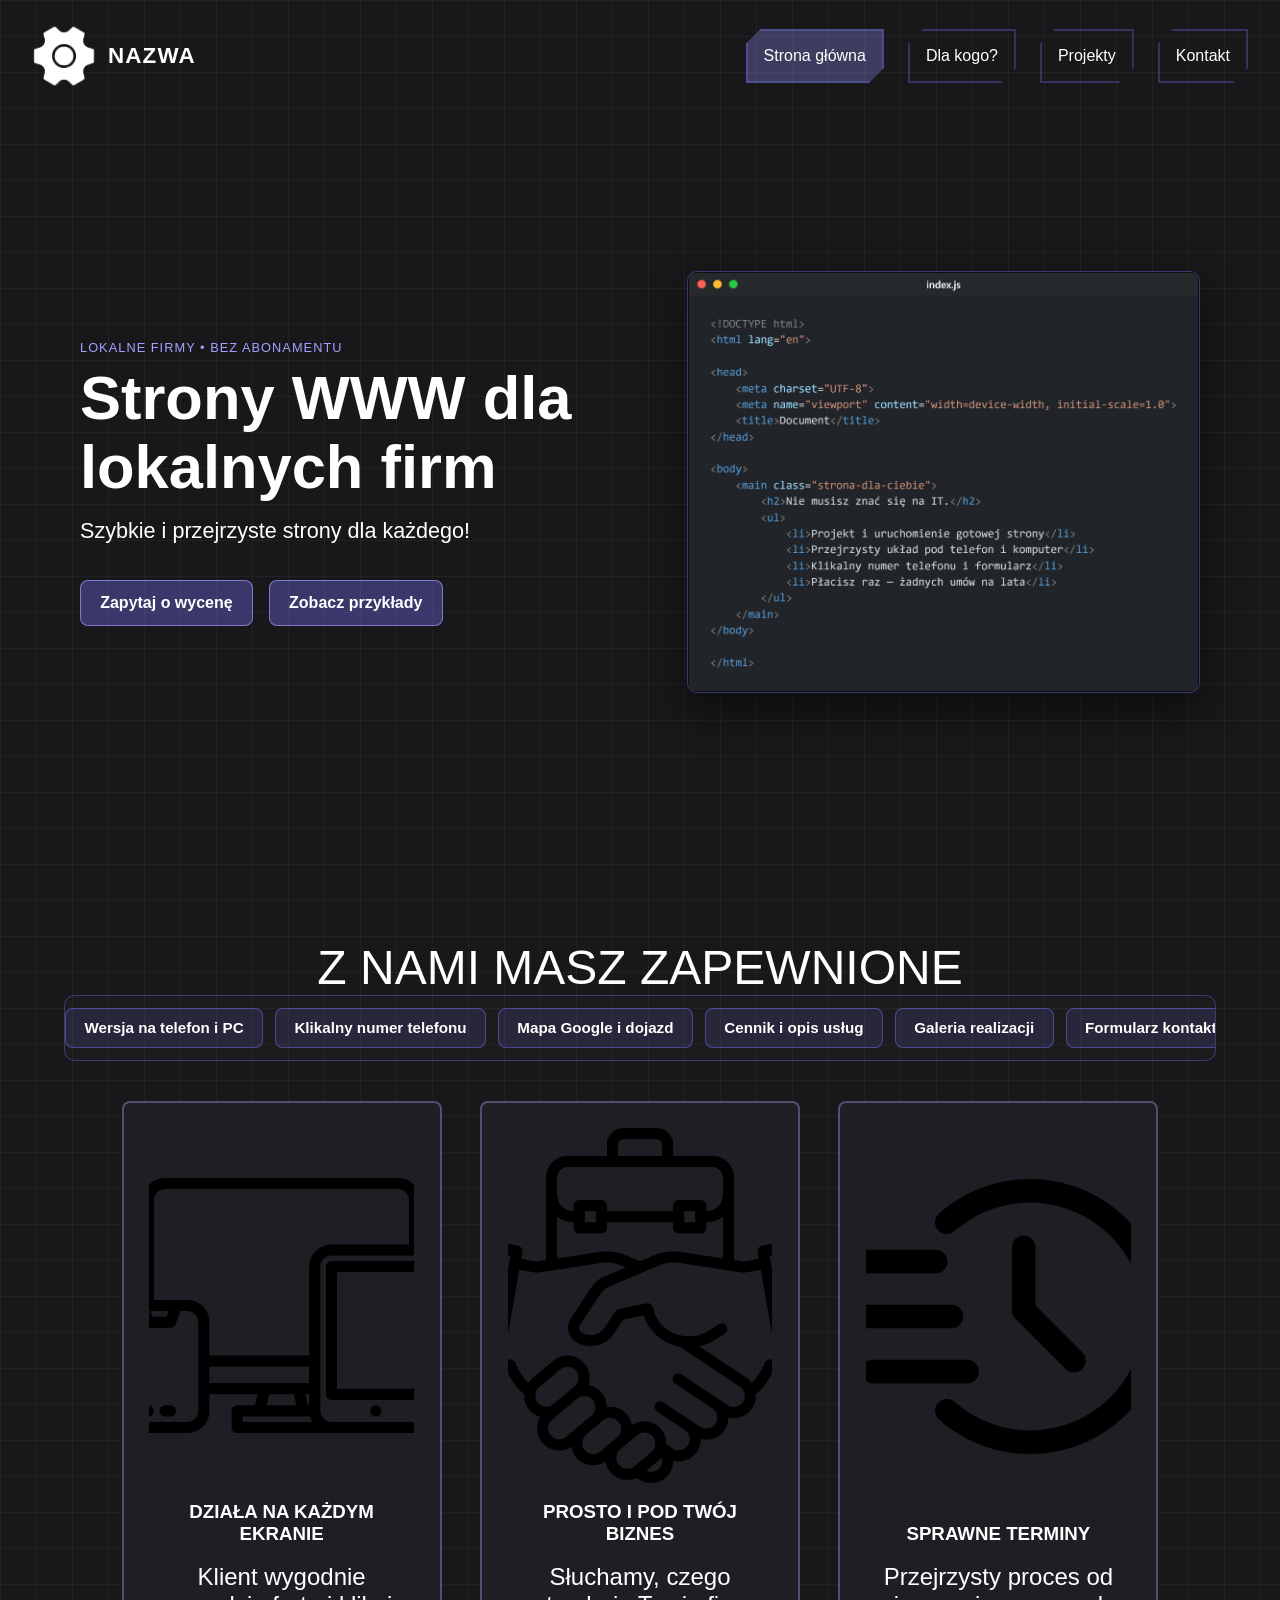
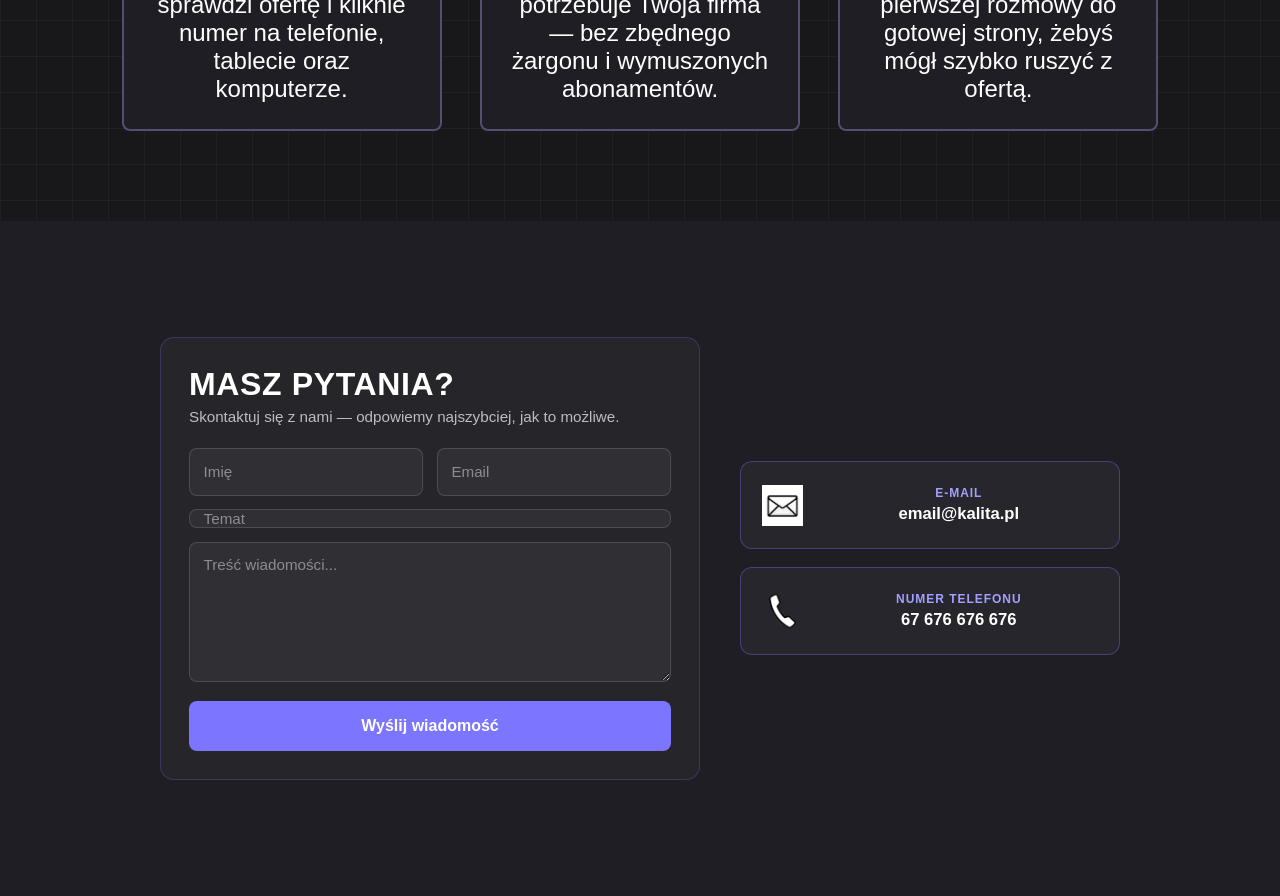
<file: index.html>
<!DOCTYPE html>
<html lang="pl">

<head>
    <meta charset="UTF-8">
    <meta name="viewport" content="width=device-width, initial-scale=1.0">
    <link rel="stylesheet" href="style.css">
    <title>Strony WWW dla lokalnych firm — bez abonamentu</title>
</head>

<body>
    <header>
        <nav>
            <a href="index.html" class="logo">
                <img src="img/logo2.png" alt="Logo">
                <span>NAZWA</span>
            </a>

            <button type="button" class="burger" id="burgerBtn" aria-label="Otwórz menu" aria-expanded="false"
                aria-controls="navMenu">
                <span></span>
                <span></span>
                <span></span>
            </button>

            <div class="menu" id="navMenu">
                <a href="index.html" class="active">Strona główna</a>
                <a href="Dla_kogo.html">Dla kogo?</a>
                <a href="projekty.html">Projekty</a>
                <a href="kontakt.html">Kontakt</a>
            </div>
        </nav>

        <section class="hero-content">
            <div class="hero-grid">
                <div class="hero-tekst">
                    <span class="hero-badge">LOKALNE FIRMY • BEZ ABONAMENTU</span>
                    <h1>Strony WWW dla lokalnych firm</h1>
                    <p class="hero-sub">
                        Szybkie i przejrzyste strony dla każdego!
                    </p>

                    <div class="hero-actions">
                        <a href="kontakt.html" class="btn-primary">Zapytaj o wycenę</a>
                        <a href="projekty.html" class="btn-secondary">Zobacz przykłady</a>
                    </div>
                </div>

                <div class="hero-media">
                    <img src="img/kod.jpg" alt="Podgląd kodu i struktury strony WWW">
                </div>
            </div>
        </section>
    </header>
    <section class="example-section" aria-label="Branże">
        <a>Z NAMI MASZ ZAPEWNIONE</a>
        <div class="example-marquee">
            <div class="example-grid"></div>
        </div>
    </section>
    <section class="perk-content">
        <div class="perk-grid">
            <div class="perk-perk">
                <img src="img/perk1.png" alt="Responsywność na różnych ekranach">
                <h3>DZIAŁA NA KAŻDYM EKRANIE</h3>
                <p>Klient wygodnie sprawdzi ofertę i kliknie numer na telefonie, tablecie oraz komputerze.</p>
            </div>
            <div class="perk-perk">
                <img src="img/perk2.png" alt="Dopasowanie do klienta">
                <h3>PROSTO I POD TWÓJ BIZNES</h3>
                <p>Słuchamy, czego potrzebuje Twoja firma — bez zbędnego żargonu i wymuszonych abonamentów.</p>
            </div>
            <div class="perk-perk">
                <img src="img/perk3.png" alt="Szybkie terminy realizacji">
                <h3>SPRAWNE TERMINY</h3>
                <p>Przejrzysty proces od pierwszej rozmowy do gotowej strony, żebyś mógł szybko ruszyć z ofertą.</p>
            </div>
        </div>
    </section>

    <section class="contact-section">
    <div class="contact-container">
        <div class="contact-formularz">
            <h2>MASZ PYTANIA?</h2>
            <p class="contact-subtitle">Skontaktuj się z nami — odpowiemy najszybciej, jak to możliwe.</p>

            <form>
                <div class="contact-row">
                    <input type="text" name="name" placeholder="Imię" class="contact-input" required>
                    <input type="email" name="email" placeholder="Email" class="contact-input" required>
                </div>

                <input type="text" name="topic" placeholder="Temat" class="contact-input" required>
                <textarea name="message" placeholder="Treść wiadomości..." rows="6" class="contact-textarea" required></textarea>

                <button type="submit" class="contact-submit">Wyślij wiadomość</button>
            </form>
        </div>

        <div class="contact-grid">
            <a href="mailto:omis1805@gmail.com" class="contact-box">
                <img src="img/email.png" alt="Ikona e-mail">
                <div class="contact-info">
                    <span class="contact-label">E-MAIL</span>
                    <span class="contact-value">email@kalita.pl</span>
                </div>
            </a>

            <a href="tel:+4867676676676" class="contact-box">
                <img src="img/phone.png" alt="Ikona telefonu">
                <div class="contact-info">
                    <span class="contact-label">NUMER TELEFONU</span>
                    <span class="contact-value">67 676 676 676</span>
                </div>
            </a>
        </div>
    </div>
</section>

    <script src="script.js"></script>
</body>

</html>
</file>
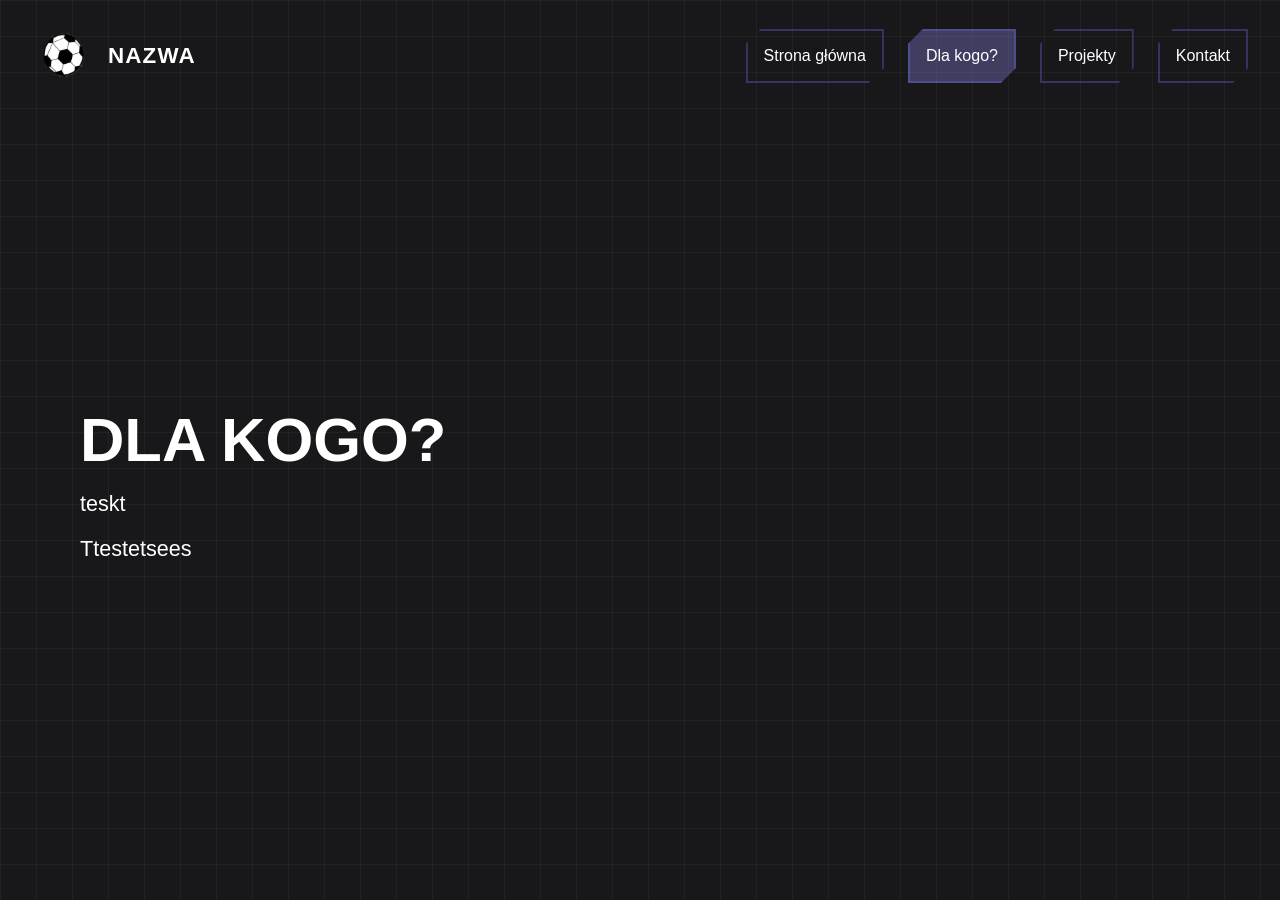
<file: Dla_kogo.html>
﻿<!DOCTYPE html>
<html lang="pl">
<head>
    <meta charset="UTF-8">
    <meta name="viewport" content="width=device-width, initial-scale=1.0">
    <link rel="stylesheet" href="style.css">
    <title>Portfolio</title>
</head>
<body>
    <header>
        <nav>
            <a href="index.html" class="logo">
                <img src="img/logo.png" alt="Logo">
                <span>NAZWA</span>
            </a>
            <div class="menu">
                <a href="index.html" >Strona główna</a>
                <a href="Dla_kogo.html"class="active">Dla kogo?</a>
                <a href="projekty.html">Projekty</a>
                <a href="kontakt.html">Kontakt</a>
            </div>
        </nav>

        <div class="hero-content">
            <h1>DLA KOGO?</h1>
            <p>teskt</p>
            <p>Ttestetsees</p>
        </div>
    </header>

    <script src="script.js"></script>
</body>
</html>
</file>
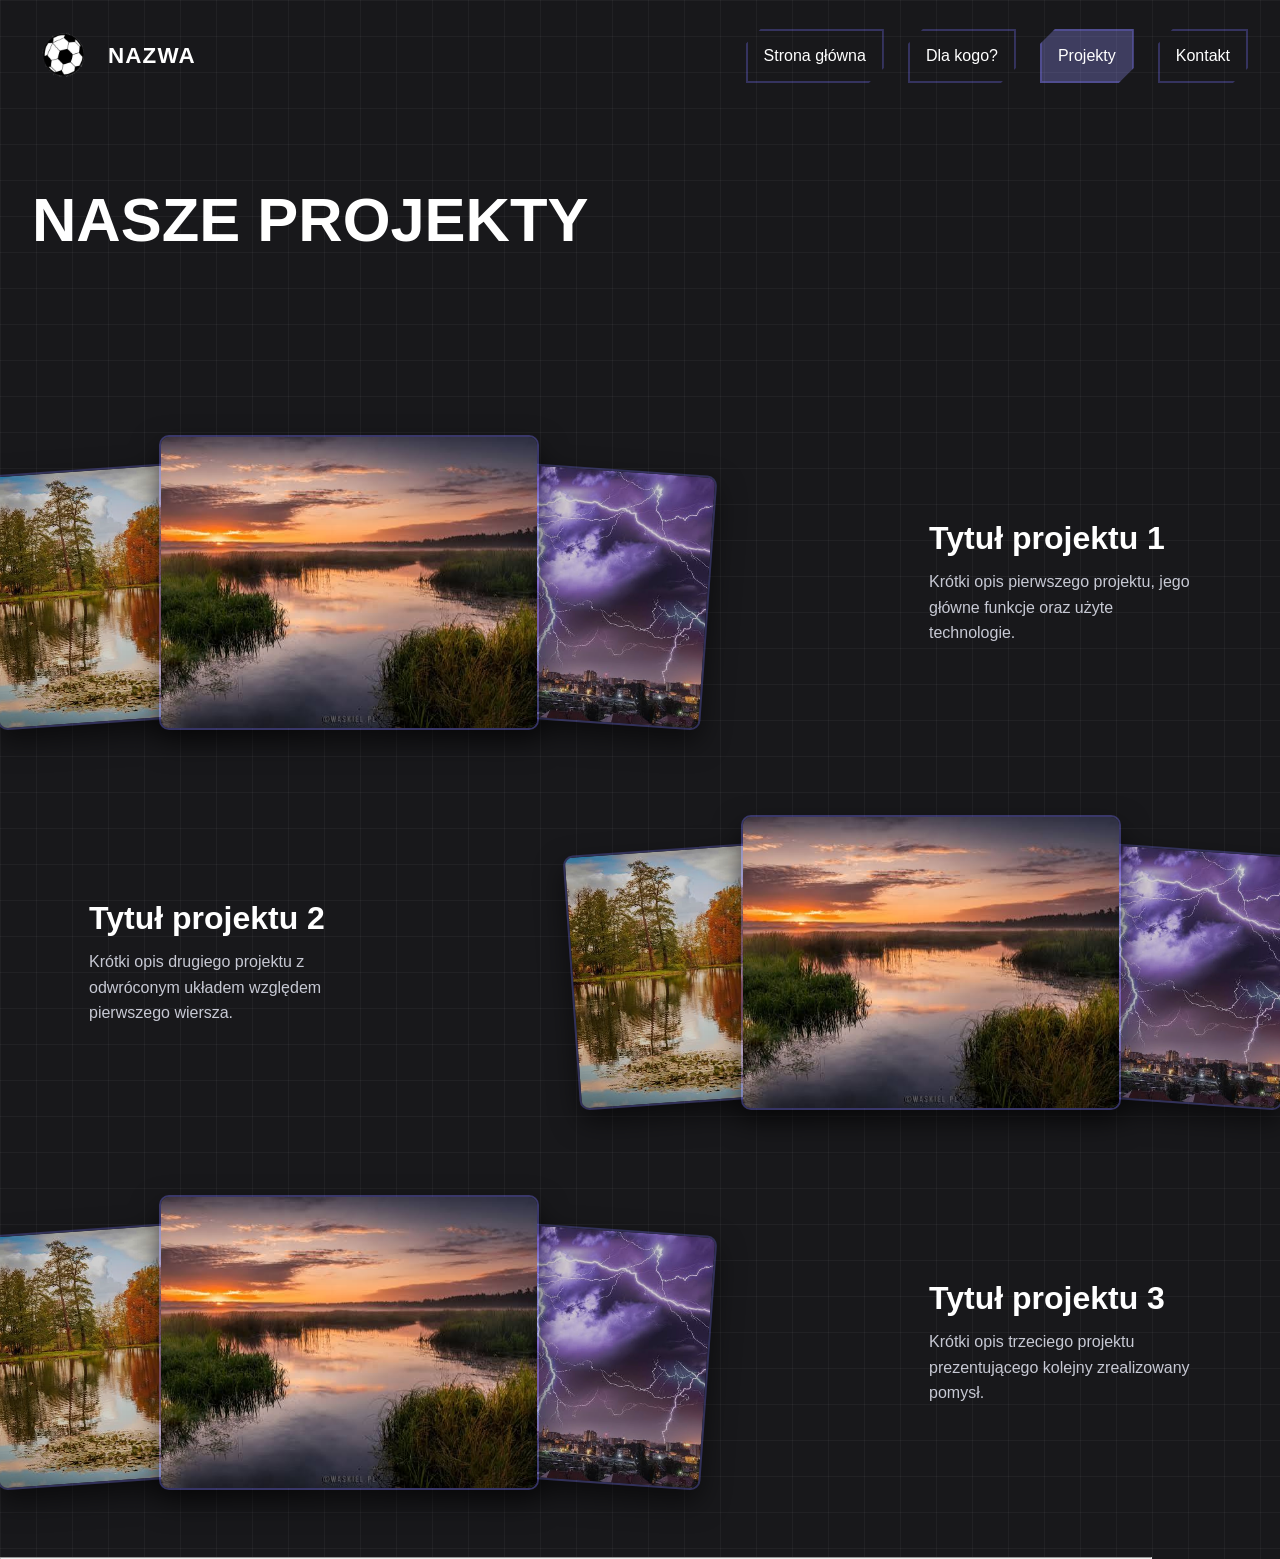
<file: projekty.html>
<!DOCTYPE html>
<html lang="pl">
<head>
    <meta charset="UTF-8">
    <meta name="viewport" content="width=device-width, initial-scale=1.0">
    <link rel="stylesheet" href="style.css">
    <link rel="stylesheet" href="styleProjekty.css">
    <title>Projekty — Strony WWW dla lokalnych firm</title>
</head>
<body>
    <header>
        <nav>
            <a href="index.html" class="logo">
                <img src="img/logo.png" alt="Logo">
                <span>NAZWA</span>
            </a>
            <div class="menu">
                <a href="index.html">Strona główna</a>
                <a href="Dla_kogo.html">Dla kogo?</a>
                <a href="projekty.html" class="active">Projekty</a>
                <a href="kontakt.html">Kontakt</a>
            </div>
        </nav>

        <div class="hero-content">
            <h1>NASZE PROJEKTY</h1>
        </div>
    </header>

    <section class="sekcja-projekty">

        <article class="projekt-wiersz">
            <div class="stos-zdjec">
                <img src="img/p1-lewe.jpg" alt="Projekt 1 — widok boczny lewy" class="zdjecie-bok zdjecie-lewe">
                <img src="img/p1-glowne.jpg" alt="Projekt 1 — widok główny" class="zdjecie-glowne">
                <img src="img/p1-prawe.jpg" alt="Projekt 1 — widok boczny prawy" class="zdjecie-bok zdjecie-prawe">
            </div>

            <div class="projekt-opis">
                <h3>Tytuł projektu 1</h3>
                <p>Krótki opis pierwszego projektu, jego główne funkcje oraz użyte technologie.</p>
            </div>
        </article>

        <article class="projekt-wiersz projekt-wiersz--odwrocony">
            <div class="stos-zdjec">
                <img src="img/p1-lewe.jpg" alt="Projekt 1 — widok boczny lewy" class="zdjecie-bok zdjecie-lewe">
                <img src="img/p1-glowne.jpg" alt="Projekt 1 — widok główny" class="zdjecie-glowne">
                <img src="img/p1-prawe.jpg" alt="Projekt 1 — widok boczny prawy" class="zdjecie-bok zdjecie-prawe">
            </div>

            <div class="projekt-opis">
                <h3>Tytuł projektu 2</h3>
                <p>Krótki opis drugiego projektu z odwróconym układem względem pierwszego wiersza.</p>
            </div>
        </article>

        <article class="projekt-wiersz">
            <div class="stos-zdjec">
                <img src="img/p1-lewe.jpg" alt="Projekt 1 — widok boczny lewy" class="zdjecie-bok zdjecie-lewe">
                <img src="img/p1-glowne.jpg" alt="Projekt 1 — widok główny" class="zdjecie-glowne">
                <img src="img/p1-prawe.jpg" alt="Projekt 1 — widok boczny prawy" class="zdjecie-bok zdjecie-prawe">
            </div>

            <div class="projekt-opis">
                <h3>Tytuł projektu 3</h3>
                <p>Krótki opis trzeciego projektu prezentującego kolejny zrealizowany pomysł.</p>
            </div>
        </article>
    </section>

    <section class="inne-projekty">
        <hr style="width: 90%; justify-content: center;">
    </section>

    <script src="script.js"></script>
</body>
</html>
</file>
<file: style.css>
* {
    margin: 0;
    padding: 0;
    box-sizing: border-box;
}

body {
    font-family: Arial, Helvetica, sans-serif;
    color: white;
    background-color: #18181b;
    background-image:
        linear-gradient(to right, rgba(255, 255, 255, 0.04) 1px, transparent 1px),
        linear-gradient(to bottom, rgba(255, 255, 255, 0.04) 1px, transparent 1px);
    background-size: 36px 36px;
    opacity: 1;
    overflow-x: clip;
    transition: opacity 0.3s ease;
    animation: wejscieStrony 0.4s ease forwards;
}

body.wychodzenie {
    opacity: 0;
}

header {
    position: relative;
    display: flex;
    flex-direction: column;
    min-height: 100dvh;
    padding: 1.5rem 2rem;
}

nav {
    display: flex;
    max-height: none;
    flex-direction: row;
    align-items: center;
    justify-content: space-between;
    gap: 1.5rem;
}

.menu {
    display: flex;
    flex-wrap: wrap;
    justify-content: flex-end;
    gap: 1.5rem;
}

.menu a {
    display: inline-flex;
    align-items: center;
    justify-content: center;
    color: white;
    text-decoration: none;
    transition: color 0.3s ease, clip-path 0.3s ease, background-color 0.3s ease;
    border: 2px solid rgba(124, 117, 255, 0.301);
    padding: 1rem;
    clip-path: polygon(15px 0,
            100% 0,
            100% calc(100% - 15px),
            calc(100% - 15px) 100%,
            0 100%,
            0 15px);
}

.logo {
    display: inline-flex;
    align-items: center;
    gap: 0.75rem;
    color: white;
    text-decoration: none;
    font-size: 1.4rem;
    font-weight: 700;
    letter-spacing: 0.05em;
}

.logo img {
    height: 64px;
    width: auto;
    display: block;
}

.menu a:hover,
.menu a:focus-visible {
    color: #a5a0ff;
    clip-path: polygon(0 0,
            100% 0,
            100% 100%,
            0 100%,
            0 0,
            0 0);
}

.active {
    background-color: rgba(154, 149, 255, 0.301);
}

.hero-content {
    margin: auto;
    width: 100%;
    max-width: 1120px;
}

.hero-grid {
    display: grid;
    grid-template-columns: minmax(0, 1.05fr) minmax(0, 0.95fr);
    align-items: center;
    gap: 2.5rem;
}

.hero-tekst {
    text-align: left;
}

.hero-badge {
    display: inline-block;
    font-size: 0.8rem;
    letter-spacing: 0.08em;
    color: #a5a0ff;
}

header h1 {
    font-size: clamp(2.25rem, 4.8vw, 4rem);
    line-height: 1.12;
    margin-top: 0.5rem;
}

header p {
    font-size: clamp(1rem, 2.2vw, 1.35rem);
    line-height: 1.55;
    margin-top: 0.75rem;
    max-width: 60ch;
}

.hero-actions {
    display: flex;
    flex-wrap: wrap;
    gap: 1rem;
    margin-top: 2rem;
}

.hero-actions a {
    display: inline-flex;
    align-items: center;
    justify-content: center;
    min-height: 46px;
    border: 1px solid rgba(165, 160, 255, 0.65);
    border-radius: 8px;
    background-color: rgba(124, 117, 255, 0.35);
    padding: 0.8rem 1.2rem;
    text-decoration: none;
    color: #ffffff;
    font-weight: 700;
    transition: transform 0.25s ease, background-color 0.25s ease, border-color 0.25s ease;
}

.hero-actions a:hover,
.hero-actions a:focus-visible {
    transform: translateY(-2px);
    background-color: rgba(124, 117, 255, 0.55);
    border-color: #c4c0ff;
}

.hero-media {
    display: flex;
    justify-content: flex-end;
}

.hero-media img {
    display: block;
    width: 100%;
    max-width: 560px;
    height: auto;
    border-radius: 10px;
    border: 1px solid rgba(124, 117, 255, 0.35);
    box-shadow: 0 18px 40px rgba(0, 0, 0, 0.45);
}

.burger {
    display: none;
    flex-direction: column;
    justify-content: center;
    align-items: center;
    gap: 5px;
    width: 48px;
    height: 48px;
    background-color: rgba(90, 85, 187, 0.25);
    border: 2px solid rgba(124, 117, 255, 0.45);
    color: #ffffff;
    cursor: pointer;
    clip-path: polygon(10px 0,
            100% 0,
            100% calc(100% - 10px),
            calc(100% - 10px) 100%,
            0 100%,
            0 10px);
    transition: background-color 0.25s ease, border-color 0.25s ease, transform 0.2s ease;
}

.burger:hover,
.burger:focus-visible {
    background-color: rgba(124, 117, 255, 0.4);
    border-color: #a5a0ff;
}

.burger span {
    display: block;
    width: 22px;
    height: 2px;
    background-color: #ffffff;
    border-radius: 2px;
    transition: transform 0.25s ease, opacity 0.25s ease;
}

.burger.is-open span:nth-child(1) {
    transform: translateY(7px) rotate(45deg);
}

.burger.is-open span:nth-child(2) {
    opacity: 0;
}

.burger.is-open span:nth-child(3) {
    transform: translateY(-7px) rotate(-45deg);
}
.perk-content{
    min-height: 80vh;
}
.perk-grid{
    display: flex;
    flex-direction: row;
    justify-content: center;
    gap: 3vw;
}
.perk-perk {
    display: flex;
    border: 2px solid rgba(176, 171, 255, 0.35);
    border-radius: 8px;
    background-color: #1e1e24;
    width: 25vw;
    height: 70vh;
    padding: 2vw;
    flex-direction: column;
    gap: 2vh;
    transition: transform 0.2s ease;
}
.perk-perk:hover{
    transform: translateY(-20px);
    background-color: #242429;
}
.perk-perk img {
    width: 100%;
    height: 50vh;
    object-fit: cover;
    border-radius: 6px;
}
.perk-perk h3{
    text-align: center;
}
.perk-perk p{
    font-size: 1.5rem;
    text-align: center;
    color: white;
}
.example-section {
    width: 100%;
    max-width: 1200px;
    margin: 2.5rem auto;
    padding: 0 1.5rem;
    text-align: center;
    gap: 1rem;
}

.example-section a{
    font-size: 3rem;
}
.example-marquee {
    overflow: hidden;
    border: 1px solid rgba(124, 117, 255, 0.35);
    border-radius: 10px;
    background-color: rgba(255, 255, 255, 0.02);
    padding: 0.75rem 0;
}

.example-grid {
    display: flex;
    gap: 0.75rem;
    width: max-content;
    animation: przesunBranze 100s linear infinite;
}


.example-box {
    background-color: rgba(124, 117, 255, 0.12);
    color: #ffffff;
    border: 1px solid rgba(124, 117, 255, 0.45);
    border-radius: 8px;
    padding: 0.65rem 1.15rem;
    font-size: 0.95rem;
    font-weight: 600;
    white-space: nowrap;
    cursor: pointer;
    transition: background-color 0.2s ease, border-color 0.2s ease, transform 0.2s ease;
}

.example-box:hover,
.example-box:focus-visible {
    background-color: rgba(124, 117, 255, 0.28);
    border-color: #a5a0ff;
    transform: translateY(-1px);
}

.contact-section {
    display: flex;
    justify-content: center;
    align-items: center;
    min-height: 75vh;
    width: 100%;
    padding: 3rem 1.25rem;
    background-color: #1e1e24;
    color: #ffffff;
}

.contact-container {
    display: flex;
    flex-wrap: wrap;
    justify-content: center;
    align-items: stretch;
    gap: 2.5rem;
    width: 100%;
    max-width: 1020px;
}

.contact-formularz {
    flex: 1 1 360px;
    max-width: 540px;
    display: flex;
    flex-direction: column;
    padding: 1.75rem;
    background-color: rgba(255, 255, 255, 0.03);
    border: 1px solid rgba(124, 117, 255, 0.25);
    border-radius: 14px;
}

.contact-formularz h2 {
    margin: 0 0 0.35rem 0;
    font-size: clamp(1.6rem, 2.5vw, 2.1rem);
    letter-spacing: 0.02em;
}

.contact-subtitle {
    margin: 0 0 1.4rem 0;
    font-size: 0.95rem;
    color: rgba(255, 255, 255, 0.7);
}

.contact-formularz form {
    display: flex;
    flex-direction: column;
    gap: 0.85rem;
    width: 100%;
}

.contact-row {
    display: flex;
    gap: 0.85rem;
    width: 100%;
}

.contact-input,
.contact-textarea {
    width: 100%;
    background-color: rgba(255, 255, 255, 0.05);
    color: #ffffff;
    border: 1px solid rgba(255, 255, 255, 0.14);
    border-radius: 8px;
    font-family: inherit;
    font-size: 0.95rem;
    transition: border-color 0.2s ease, background-color 0.2s ease, box-shadow 0.2s ease;
}

.contact-input {
    flex: 1;
    min-width: 0;
    height: 3rem;
    padding: 0 0.85rem;
}

.contact-textarea {
    padding: 0.8rem 0.85rem;
    resize: vertical;
    min-height: 140px;
}

.contact-input::placeholder,
.contact-textarea::placeholder {
    color: rgba(255, 255, 255, 0.45);
}

.contact-input:focus,
.contact-textarea:focus {
    outline: none;
    border-color: rgb(124, 117, 255);
    background-color: rgba(124, 117, 255, 0.08);
    box-shadow: 0 0 0 3px rgba(124, 117, 255, 0.2);
}

.contact-submit {
    margin-top: 0.35rem;
    height: 3.1rem;
    background-color: rgb(124, 117, 255);
    color: #ffffff;
    border: none;
    border-radius: 8px;
    font-size: 1rem;
    font-weight: 700;
    cursor: pointer;
    transition: background-color 0.2s ease, transform 0.15s ease;
}

.contact-submit:hover {
    background-color: rgb(142, 136, 255);
    transform: translateY(-1px);
}

.contact-submit:active {
    transform: translateY(0);
}

.contact-grid {
    flex: 1 1 280px;
    max-width: 380px;
    display: flex;
    flex-direction: column;
    justify-content: center;
    gap: 1.1rem;
}

.contact-box {
    display: flex;
    flex-direction: row;
    align-items: center;
    gap: 1rem;
    width: 100%;
    min-height: 88px;
    padding: 1.1rem 1.3rem;
    background-color: rgba(255, 255, 255, 0.04);
    color: #ffffff;
    border: 1px solid rgba(124, 117, 255, 0.35);
    border-radius: 12px;
    text-decoration: none;
    transition: transform 0.2s ease, border-color 0.2s ease, background-color 0.2s ease;
}

.contact-box:hover,
.contact-box:focus-visible {
    transform: translateY(-2px);
    border-color: rgb(124, 117, 255);
    background-color: rgba(124, 117, 255, 0.12);
}

.contact-box img {
    width: 2.6rem;
    height: 2.6rem;
    object-fit: contain;
    flex-shrink: 0;
}

.contact-info {
    flex: 1;
    display: flex;
    flex-direction: column;
    align-items: center;
    justify-content: center;
    text-align: center;
    gap: 0.25rem;
}

.contact-label {
    font-size: 0.75rem;
    font-weight: 700;
    letter-spacing: 0.08em;
    color: rgb(164, 159, 255);
}

.contact-value {
    font-size: clamp(1rem, 1.3vw, 1.2rem);
    font-weight: 700;
    color: #ffffff;
}

@media (max-width: 520px) {
    .contact-row {
        flex-direction: column;
    }
}

@keyframes przesunBranze {
    0% {
        transform: translateX(0);
    }
    100% {
        transform: translateX(-50%);
    }
}

@media (prefers-reduced-motion: reduce) {
    .example-grid {
        animation: none;
    }
}


@keyframes zanik {
    0% {
        opacity: 1;
        scale: 1;
    }

    100% {
        opacity: 0;
        scale: 0.2;
    }
}

@keyframes wejscieStrony {
    from {
        opacity: 0;
        transform: translateY(8px);
    }

    to {
        opacity: 1;
        transform: translateY(0);
    }
}


@media (max-width: 850px) {
    header {
        min-height: auto;
        padding: 1rem 1.1rem 2.5rem;
    }

    nav {
        flex-direction: row;
        flex-wrap: wrap;
        align-items: center;
        justify-content: space-between;
        gap: 0.75rem 1rem;
    }

    .logo {
        font-size: 1.2rem;
    }

    .logo img {
        height: 46px;
        width: auto;
    }

    .burger {
        display: inline-flex;
        margin-left: auto;
    }

    .menu {
        display: none;
        flex-direction: column;
        width: 100%;
        gap: 0.65rem;
        margin-top: 0.25rem;
    }

    .menu.is-open {
        display: flex;
    }

    .menu a {
        width: 100%;
        max-width: none;
        min-height: 46px;
        padding: 0.8rem 1rem;
        justify-content: flex-start;
    }

    .hero-content {
        margin-top: 2.5rem;
    }

    .hero-grid {
        grid-template-columns: 1fr;
        gap: 1.75rem;
    }

    .hero-badge {
        opacity: 1;
    }

    header h1 {
        font-size: clamp(1.85rem, 7.5vw, 2.75rem);
        line-height: 1.15;
    }

    header p {
        font-size: 1rem;
        line-height: 1.55;
    }

    .hero-actions a {
        max-width: 100%;
        font-size: 0.9rem;
    }

    .hero-media {
        justify-content: center;
    }

    .hero-media img {
        max-width: 100%;
    }
    .perk-grid{
        flex-direction: column;
        align-items: center;
    }
    .perk-perk{
        width: 90vw;
        height: 40vh;
        gap: 1vh;
    }
    .perk-perk img{
        width: 40vw;
        min-height: 40vw;
        margin: 0 auto;
    }
    .perk-perk p{
        font-size: 1rem;
    }

    .perk-perk:hover{
    transform: translateY(-10px);
    background-color: #242429;
    }
}
</file>
<file: styleProjekty.css>
.hero-content {
    margin: 10vh 0;
}

header {
    min-height: 20dvh;
}

.sekcja-projekty {
    max-width: 1150px;
    width: 100%;
    margin: 4rem auto;
    padding: 0 1.5rem;
    display: flex;
    flex-direction: column;
    gap: 5rem;
}

.sekcja-projekty h2 {
    text-align: center;
    font-size: clamp(1.8rem, 4vw, 3rem);
    letter-spacing: 0.05em;
}

.projekt-wiersz {
    display: flex;
    align-items: center;
    justify-content: space-between;
    gap: 20rem;
}

.projekt-wiersz--odwrocony {
    flex-direction: row-reverse;
}

.stos-zdjec {
    position: relative;
    flex: 0 0 520px;
    max-width: 100%;
    height: 300px;
    display: flex;
    align-items: center;
    justify-content: center;
}

.stos-zdjec img {
    position: absolute;
    object-fit: cover;
    border-radius: 10px;
    border: 2px solid rgba(124, 117, 255, 0.35);
    box-shadow: 0 12px 28px rgba(0, 0, 0, 0.55);
    transition:
        left 0.35s ease,
        right 0.35s ease,
        width 0.35s ease,
        height 0.35s ease,
        transform 0.35s ease,
        z-index 0s linear 0.1s,
        border-color 0.3s ease,
        filter 0.3s ease;
    cursor: pointer;
    -webkit-tap-highlight-color: transparent;
}

/* Zdj�cie g��wne na �rodku */
.zdjecie-glowne {
    width: 380px;
    height: 295px;
    left: 50%;
    right: auto;
    transform: translate(-50%, 0) rotate(0deg) scale(1);
    z-index: 2;
    filter: brightness(1);
}

/* Zdj�cia boczne */
.zdjecie-bok {
    width: 315px;
    height: 255px;
    z-index: 1;
    filter: brightness(0.82);
}

.zdjecie-lewe {
    left: -100px;
    right: auto;
    transform: translateY(10px) rotate(-4deg) scale(1);
}

.zdjecie-prawe {
    right: -100px;
    left: auto;
    transform: translateY(10px) rotate(4deg) scale(1);
}

/* Hover tylko na urz�dzeniach z kursorem */
@media (hover: hover) and (pointer: fine) {
    .stos-zdjec img:hover {
        z-index: 10;
        filter: brightness(1);
        border-color: rgba(165, 160, 255, 0.9);
    }

    .zdjecie-glowne:hover {
        transform: translate(-50%, -6px) rotate(0deg) scale(1.08);
    }

    .zdjecie-lewe:hover {
        transform: translateY(-6px) rotate(0deg) scale(1.1);
    }

    .zdjecie-prawe:hover {
        transform: translateY(-6px) rotate(0deg) scale(1.1);
    }
}

.projekt-opis {
    flex: 1;
    display: flex;
    flex-direction: column;
    gap: 0.75rem;
}

.projekt-opis h3 {
    font-size: clamp(1.4rem, 2.5vw, 2rem);
    color: #ffffff;
}

.projekt-opis p {
    color: #c7c9d4;
    line-height: 1.6;
    font-size: 1rem;
}

/* Responsywno�� na mniejsze ekrany */
@media (max-width: 850px) {
    .projekt-wiersz,
    .projekt-wiersz--odwrocony {
        flex-direction: column;
        text-align: center;
        gap: 1.75rem;
    }

    .stos-zdjec {
        flex: none;
        width: 100%;
        max-width: 360px;
        height: 220px;
    }

    .zdjecie-glowne {
        width: 195px;
        height: 135px;
    }

    .zdjecie-bok {
        width: 140px;
        height: 102px;
    }

    .zdjecie-lewe {
        left: 0;
    }

    .zdjecie-prawe {
        right: 0;
    }
}
</file>
